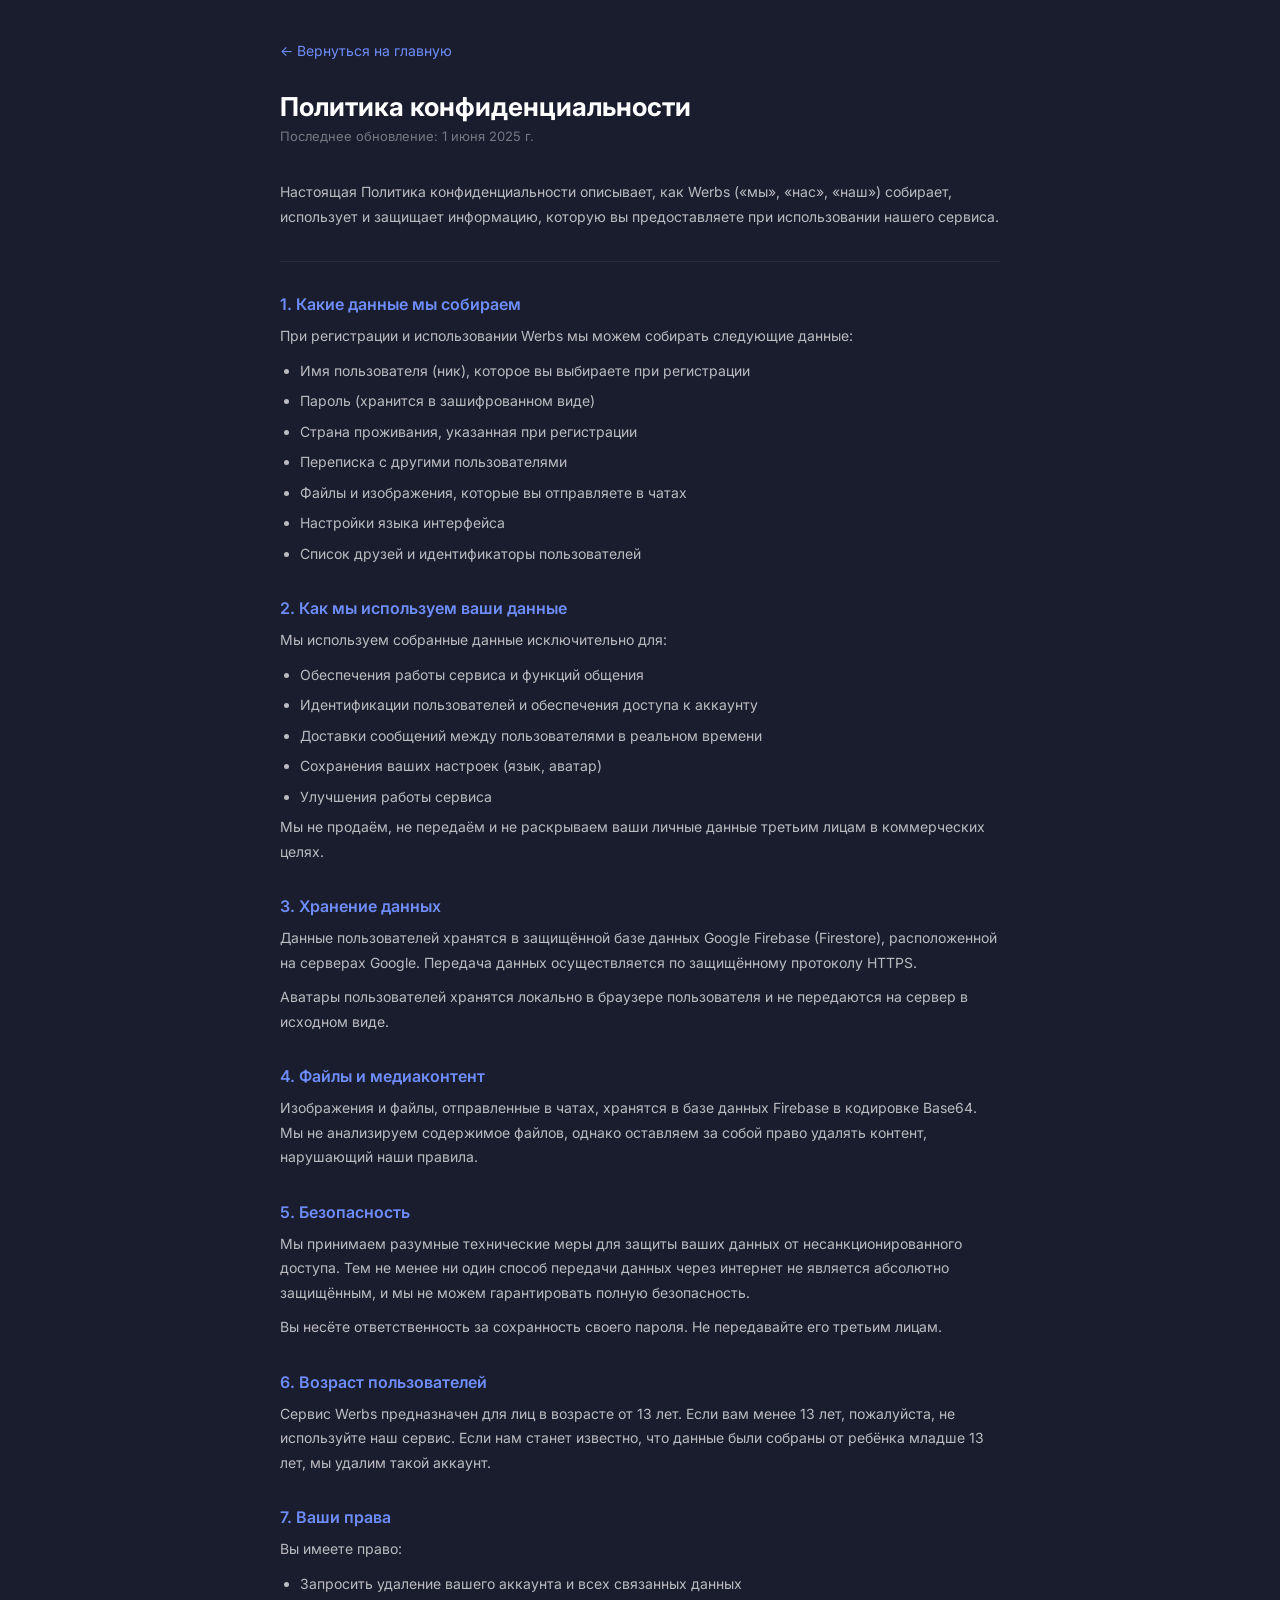
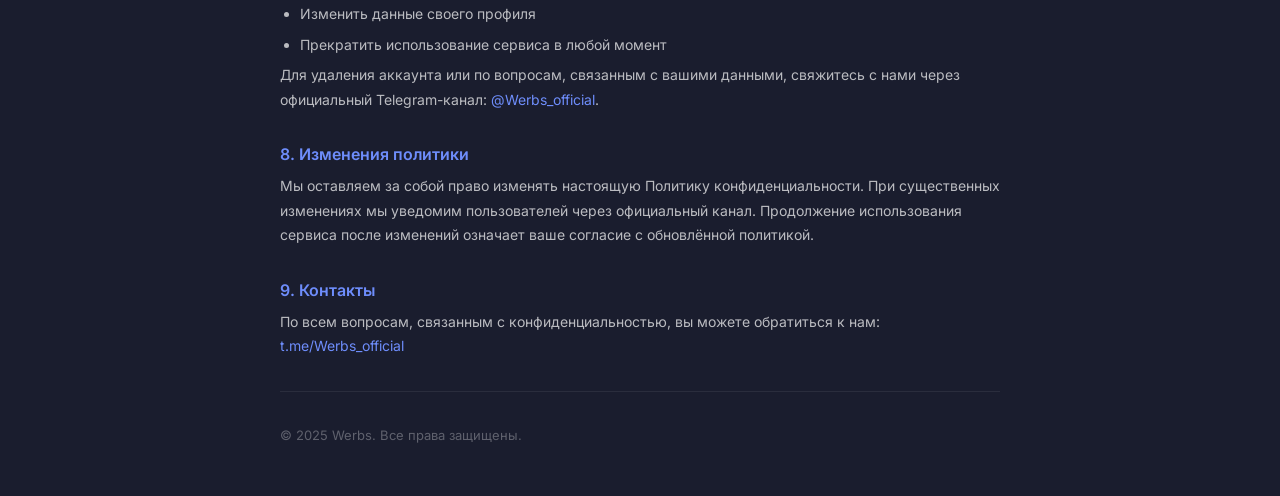
<file: privacy.html>
<!DOCTYPE html>
<html lang="ru">
<head>
<meta charset="UTF-8">
<meta name="viewport" content="width=device-width, initial-scale=1.0">
<title>Политика конфиденциальности — Werbs</title>
<link rel="stylesheet" href="style.css">
    <link rel="icon" type="image/png" href="./image/welcome.png">
<style>
.doc-page { max-width: 760px; margin: 0 auto; padding: 40px 20px; text-align: left; }
.doc-page h1 { font-size: 26px; font-weight: 700; margin-bottom: 6px; color: #fff; }
.doc-page .doc-date { font-size: 13px; color: rgba(255,255,255,0.4); margin-bottom: 36px; }
.doc-page h2 { font-size: 16px; font-weight: 600; color: #6e8dfb; margin: 32px 0 10px; }
.doc-page p, .doc-page li { font-size: 14px; color: rgba(255,255,255,0.7); line-height: 1.75; margin-bottom: 10px; }
.doc-page ul { padding-left: 20px; }
.doc-page li { margin-bottom: 6px; }
.doc-back { display: inline-flex; align-items: center; gap: 8px; color: #6e8dfb; font-size: 14px; text-decoration: none; margin-bottom: 32px; }
.doc-back:hover { color: #fff; }
.doc-divider { border: none; border-top: 1px solid rgba(255,255,255,0.07); margin: 32px 0; }
</style>
</head>
<body style="background:#1a1d2e; display:block; text-align:left;">
<div class="doc-page">
    <a href="index.html" class="doc-back">← Вернуться на главную</a>

    <h1>Политика конфиденциальности</h1>
    <div class="doc-date">Последнее обновление: 1 июня 2025 г.</div>

    <p>Настоящая Политика конфиденциальности описывает, как Werbs («мы», «нас», «наш») собирает, использует и защищает информацию, которую вы предоставляете при использовании нашего сервиса.</p>

    <hr class="doc-divider">

    <h2>1. Какие данные мы собираем</h2>
    <p>При регистрации и использовании Werbs мы можем собирать следующие данные:</p>
    <ul>
        <li>Имя пользователя (ник), которое вы выбираете при регистрации</li>
        <li>Пароль (хранится в зашифрованном виде)</li>
        <li>Страна проживания, указанная при регистрации</li>
        <li>Переписка с другими пользователями</li>
        <li>Файлы и изображения, которые вы отправляете в чатах</li>
        <li>Настройки языка интерфейса</li>
        <li>Список друзей и идентификаторы пользователей</li>
    </ul>

    <h2>2. Как мы используем ваши данные</h2>
    <p>Мы используем собранные данные исключительно для:</p>
    <ul>
        <li>Обеспечения работы сервиса и функций общения</li>
        <li>Идентификации пользователей и обеспечения доступа к аккаунту</li>
        <li>Доставки сообщений между пользователями в реальном времени</li>
        <li>Сохранения ваших настроек (язык, аватар)</li>
        <li>Улучшения работы сервиса</li>
    </ul>
    <p>Мы не продаём, не передаём и не раскрываем ваши личные данные третьим лицам в коммерческих целях.</p>

    <h2>3. Хранение данных</h2>
    <p>Данные пользователей хранятся в защищённой базе данных Google Firebase (Firestore), расположенной на серверах Google. Передача данных осуществляется по защищённому протоколу HTTPS.</p>
    <p>Аватары пользователей хранятся локально в браузере пользователя и не передаются на сервер в исходном виде.</p>

    <h2>4. Файлы и медиаконтент</h2>
    <p>Изображения и файлы, отправленные в чатах, хранятся в базе данных Firebase в кодировке Base64. Мы не анализируем содержимое файлов, однако оставляем за собой право удалять контент, нарушающий наши правила.</p>

    <h2>5. Безопасность</h2>
    <p>Мы принимаем разумные технические меры для защиты ваших данных от несанкционированного доступа. Тем не менее ни один способ передачи данных через интернет не является абсолютно защищённым, и мы не можем гарантировать полную безопасность.</p>
    <p>Вы несёте ответственность за сохранность своего пароля. Не передавайте его третьим лицам.</p>

    <h2>6. Возраст пользователей</h2>
    <p>Сервис Werbs предназначен для лиц в возрасте от 13 лет. Если вам менее 13 лет, пожалуйста, не используйте наш сервис. Если нам станет известно, что данные были собраны от ребёнка младше 13 лет, мы удалим такой аккаунт.</p>

    <h2>7. Ваши права</h2>
    <p>Вы имеете право:</p>
    <ul>
        <li>Запросить удаление вашего аккаунта и всех связанных данных</li>
        <li>Изменить данные своего профиля</li>
        <li>Прекратить использование сервиса в любой момент</li>
    </ul>
    <p>Для удаления аккаунта или по вопросам, связанным с вашими данными, свяжитесь с нами через официальный Telegram-канал: <a href="https://t.me/Werbs_official" style="color:#6e8dfb;">@Werbs_official</a>.</p>

    <h2>8. Изменения политики</h2>
    <p>Мы оставляем за собой право изменять настоящую Политику конфиденциальности. При существенных изменениях мы уведомим пользователей через официальный канал. Продолжение использования сервиса после изменений означает ваше согласие с обновлённой политикой.</p>

    <h2>9. Контакты</h2>
    <p>По всем вопросам, связанным с конфиденциальностью, вы можете обратиться к нам: <a href="https://t.me/Werbs_official" style="color:#6e8dfb;">t.me/Werbs_official</a></p>

    <hr class="doc-divider">
    <p style="font-size:13px; color:rgba(255,255,255,0.3);">© 2025 Werbs. Все права защищены.</p>
</div>
</body>
</html>
</file>
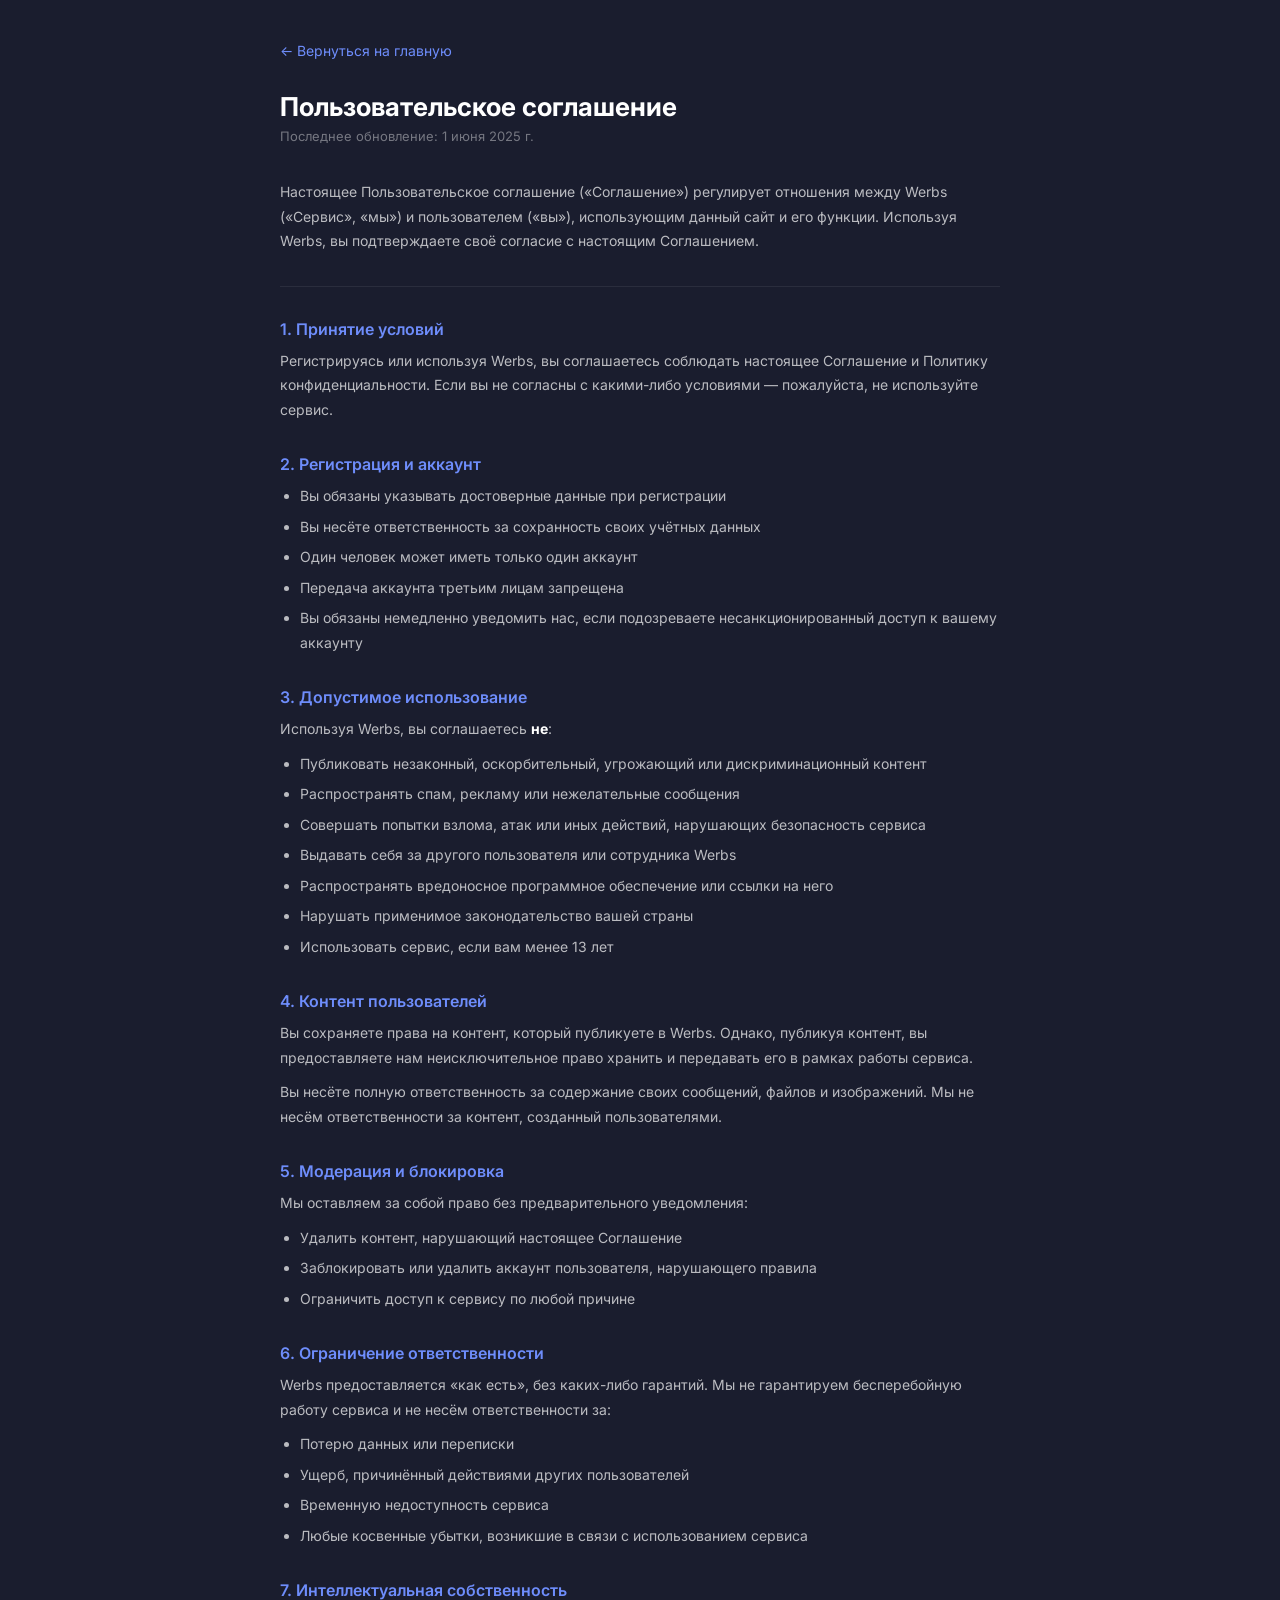
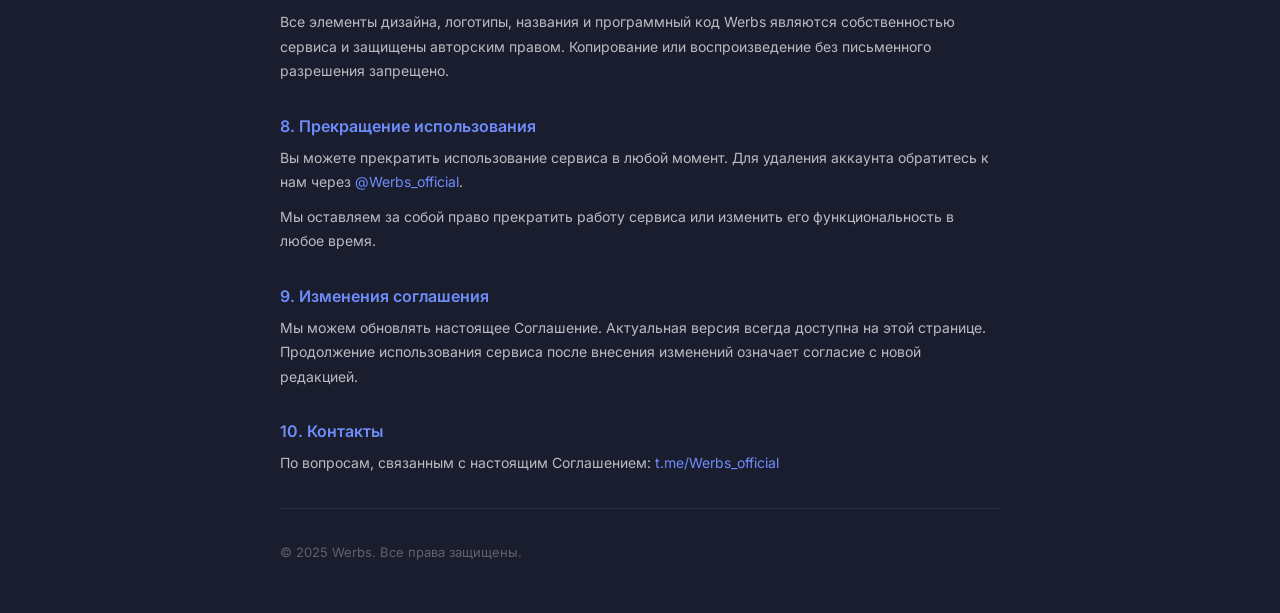
<file: terms.html>
<!DOCTYPE html>
<html lang="ru">
<head>
<meta charset="UTF-8">
<meta name="viewport" content="width=device-width, initial-scale=1.0">
<title>Пользовательское соглашение — Werbs</title>
<link rel="stylesheet" href="style.css">
    <link rel="icon" type="image/png" href="./image/welcome.png">
<style>
.doc-page { max-width: 760px; margin: 0 auto; padding: 40px 20px; text-align: left; }
.doc-page h1 { font-size: 26px; font-weight: 700; margin-bottom: 6px; color: #fff; }
.doc-page .doc-date { font-size: 13px; color: rgba(255,255,255,0.4); margin-bottom: 36px; }
.doc-page h2 { font-size: 16px; font-weight: 600; color: #6e8dfb; margin: 32px 0 10px; }
.doc-page p, .doc-page li { font-size: 14px; color: rgba(255,255,255,0.7); line-height: 1.75; margin-bottom: 10px; }
.doc-page ul { padding-left: 20px; }
.doc-page li { margin-bottom: 6px; }
.doc-back { display: inline-flex; align-items: center; gap: 8px; color: #6e8dfb; font-size: 14px; text-decoration: none; margin-bottom: 32px; }
.doc-back:hover { color: #fff; }
.doc-divider { border: none; border-top: 1px solid rgba(255,255,255,0.07); margin: 32px 0; }
</style>
</head>
<body style="background:#1a1d2e; display:block; text-align:left;">
<div class="doc-page">
    <a href="index.html" class="doc-back">← Вернуться на главную</a>

    <h1>Пользовательское соглашение</h1>
    <div class="doc-date">Последнее обновление: 1 июня 2025 г.</div>

    <p>Настоящее Пользовательское соглашение («Соглашение») регулирует отношения между Werbs («Сервис», «мы») и пользователем («вы»), использующим данный сайт и его функции. Используя Werbs, вы подтверждаете своё согласие с настоящим Соглашением.</p>

    <hr class="doc-divider">

    <h2>1. Принятие условий</h2>
    <p>Регистрируясь или используя Werbs, вы соглашаетесь соблюдать настоящее Соглашение и Политику конфиденциальности. Если вы не согласны с какими-либо условиями — пожалуйста, не используйте сервис.</p>

    <h2>2. Регистрация и аккаунт</h2>
    <ul>
        <li>Вы обязаны указывать достоверные данные при регистрации</li>
        <li>Вы несёте ответственность за сохранность своих учётных данных</li>
        <li>Один человек может иметь только один аккаунт</li>
        <li>Передача аккаунта третьим лицам запрещена</li>
        <li>Вы обязаны немедленно уведомить нас, если подозреваете несанкционированный доступ к вашему аккаунту</li>
    </ul>

    <h2>3. Допустимое использование</h2>
    <p>Используя Werbs, вы соглашаетесь <strong style="color:#fff;">не</strong>:</p>
    <ul>
        <li>Публиковать незаконный, оскорбительный, угрожающий или дискриминационный контент</li>
        <li>Распространять спам, рекламу или нежелательные сообщения</li>
        <li>Совершать попытки взлома, атак или иных действий, нарушающих безопасность сервиса</li>
        <li>Выдавать себя за другого пользователя или сотрудника Werbs</li>
        <li>Распространять вредоносное программное обеспечение или ссылки на него</li>
        <li>Нарушать применимое законодательство вашей страны</li>
        <li>Использовать сервис, если вам менее 13 лет</li>
    </ul>

    <h2>4. Контент пользователей</h2>
    <p>Вы сохраняете права на контент, который публикуете в Werbs. Однако, публикуя контент, вы предоставляете нам неисключительное право хранить и передавать его в рамках работы сервиса.</p>
    <p>Вы несёте полную ответственность за содержание своих сообщений, файлов и изображений. Мы не несём ответственности за контент, созданный пользователями.</p>

    <h2>5. Модерация и блокировка</h2>
    <p>Мы оставляем за собой право без предварительного уведомления:</p>
    <ul>
        <li>Удалить контент, нарушающий настоящее Соглашение</li>
        <li>Заблокировать или удалить аккаунт пользователя, нарушающего правила</li>
        <li>Ограничить доступ к сервису по любой причине</li>
    </ul>

    <h2>6. Ограничение ответственности</h2>
    <p>Werbs предоставляется «как есть», без каких-либо гарантий. Мы не гарантируем бесперебойную работу сервиса и не несём ответственности за:</p>
    <ul>
        <li>Потерю данных или переписки</li>
        <li>Ущерб, причинённый действиями других пользователей</li>
        <li>Временную недоступность сервиса</li>
        <li>Любые косвенные убытки, возникшие в связи с использованием сервиса</li>
    </ul>

    <h2>7. Интеллектуальная собственность</h2>
    <p>Все элементы дизайна, логотипы, названия и программный код Werbs являются собственностью сервиса и защищены авторским правом. Копирование или воспроизведение без письменного разрешения запрещено.</p>

    <h2>8. Прекращение использования</h2>
    <p>Вы можете прекратить использование сервиса в любой момент. Для удаления аккаунта обратитесь к нам через <a href="https://t.me/Werbs_official" style="color:#6e8dfb;">@Werbs_official</a>.</p>
    <p>Мы оставляем за собой право прекратить работу сервиса или изменить его функциональность в любое время.</p>

    <h2>9. Изменения соглашения</h2>
    <p>Мы можем обновлять настоящее Соглашение. Актуальная версия всегда доступна на этой странице. Продолжение использования сервиса после внесения изменений означает согласие с новой редакцией.</p>

    <h2>10. Контакты</h2>
    <p>По вопросам, связанным с настоящим Соглашением: <a href="https://t.me/Werbs_official" style="color:#6e8dfb;">t.me/Werbs_official</a></p>

    <hr class="doc-divider">
    <p style="font-size:13px; color:rgba(255,255,255,0.3);">© 2025 Werbs. Все права защищены.</p>
</div>
</body>
</html>
</file>
<file: style.css>
@import url('https://fonts.googleapis.com/css2?family=Inter:wght@400;500;600;700&display=swap');

/* ══════════════════════════════════════
   BASE
══════════════════════════════════════ */
*, *::before, *::after {
    box-sizing: border-box;
    margin: 0;
    padding: 0;

    -webkit-user-select: none;
    -moz-user-select: none;
    -ms-user-select: none;
    user-select: none;

    -webkit-user-drag: none;
    user-drag: none;
}

body {
    background: #1a1d2e;
    color: #fff;
    font-family: 'Inter', system-ui, sans-serif;
    min-height: 100vh;
    display: flex;
    flex-direction: column;
    justify-content: center;
    align-items: center;
    text-align: center;
}

body.app-page {
    display: block;
    text-align: left;
    background: #1a1d2e;
}

a { color: rgb(27,184,74); text-decoration: none; }
a:visited { color: #fff; }

/* ══════════════════════════════════════
   INDEX PAGE
══════════════════════════════════════ */
.welcome {
    width: 100%;
    max-width: 760px;
    padding: 20px;
}

.menu {
    position: absolute;
    top: 20px;
    right: 20px;
}
.menu-btn {
    background: none;
    border: none;
    color: white;
    font-size: 35px;
    cursor: pointer;
}
.menu-content {
    display: none;
    position: absolute;
    right: 0;
    background: #202c33;
    padding: 10px 20px;
    border-radius: 10px;
    color: white;
    min-width: 120px;
}
.menu-content.open { display: block; }
.policy-link a { color: rgb(72,224,67); }

.btn {
    background: #476df0;
    color: white;
    border: none;
    padding: 12px 28px;
    border-radius: 10px;
    cursor: pointer;
    font-size: 15px;
    display: inline-block;
    text-decoration: none;
    font-weight: 600;
    transition: background .15s;
}
.btn:hover { background: #2f55d0; }

.footer-social-wrap {
    margin-top: 28px;
    display: flex;
    justify-content: center;
}
.footer-social {
    display: inline-flex;
    align-items: center;
    justify-content: center;
    opacity: 0.85;
    transition: opacity .15s, transform .15s;
}
.footer-social:hover {
    opacity: 1;
    transform: scale(1.08);
}
.footer-social img {
    display: block;
    border-radius: 8px;
}

#language-select {
    background: #23263a;
    color: #fff;
    border: 1.5px solid rgba(255,255,255,0.12);
    border-radius: 10px;
    padding: 8px 14px;
    font-family: inherit;
    font-size: 14px;
    outline: none;
    cursor: pointer;
}
#language-select option { background: #23263a; color: #fff;  }

/* ══════════════════════════════════════
   APP SHELL
══════════════════════════════════════ */
.app-shell {
    display: grid;
    grid-template-columns: 72px 300px 1fr;
    height: 100vh;
    width: 100%;
    overflow: hidden;
}

/* ══════════════════════════════════════
   SIDEBAR
══════════════════════════════════════ */
.sidebar {
    background: #2c2f48;
    display: flex;
    flex-direction: column;
    justify-content: space-between;
    align-items: center;
    padding: 20px 0;
    border-right: 1px solid rgba(255,255,255,0.06);
}
.sidebar-top, .sidebar-bottom {
    display: flex;
    flex-direction: column;
    gap: 8px;
    align-items: center;
}
.sidebar-icon {
    width: 48px;
    height: 48px;
    border-radius: 14px;
    border: none;
    background: transparent;
    color: rgba(255,255,255,0.55);
    font-size: 22px;
    cursor: pointer;
    transition: background .18s, color .18s;
    display: flex;
    align-items: center;
    justify-content: center;
}
.sidebar-icon:hover,
.sidebar-icon.active {
    background: rgba(255,255,255,0.12);
    color: #fff;
}

/* ══════════════════════════════════════
   LEFT (CHAT) PANEL
══════════════════════════════════════ */
.chat-panel {
    background: #23263a;
    display: flex;
    flex-direction: column;
    border-right: 1px solid rgba(255,255,255,0.06);
    overflow: hidden;
}
.chat-panel-header {
    padding: 20px 16px 12px;
    display: flex;
    flex-direction: column;
    gap: 10px;
    flex-shrink: 0;
}
.chat-panel-header h1 {
    font-size: 1.4rem;
    font-weight: 700;
    color: #fff;
}
.search-wrap input {
    width: 100%;
    border: none;
    border-radius: 10px;
    padding: 10px 14px;
    font-size: 14px;
    outline: none;
    background: rgba(255,255,255,0.08);
    color: #fff;
    font-family: inherit;
}
.search-wrap input::placeholder { color: rgba(255,255,255,0.4); }

.user-list {
    flex: 1;
    overflow-y: auto;
    padding: 6px 8px 8px;
}
.user-list-empty {
    color: rgba(255,255,255,0.45);
    font-size: 14px;
    text-align: center;
    padding: 40px 16px;
    line-height: 1.7;
}

/* ── Friend / chat items ── */
.friend-item {
    display: flex;
    align-items: center;
    gap: 11px;
    padding: 10px 10px;
    border-radius: 12px;
    cursor: pointer;
    transition: background .15s;
    margin-bottom: 2px;
}
.friend-item:hover { background: rgba(255,255,255,0.07); }
.friend-item.active { background: rgba(255,255,255,0.13); }

.friend-avatar {
    width: 44px;
    height: 44px;
    border-radius: 50%;
    object-fit: cover;
    flex-shrink: 0;
}
.friend-avatar-placeholder {
    width: 44px;
    height: 44px;
    border-radius: 50%;
    background: linear-gradient(135deg, #476df0, #7b5ef8);
    color: #fff;
    font-size: 18px;
    font-weight: 700;
    display: flex;
    align-items: center;
    justify-content: center;
    flex-shrink: 0;
}
.friend-info { display: flex; flex-direction: column; gap: 2px; min-width: 0; }
.friend-nick { font-weight: 600; color: #f0f0f0; font-size: 14px; white-space: nowrap; overflow: hidden; text-overflow: ellipsis; }
.friend-sub  { font-size: 12px; color: rgba(255,255,255,0.45); white-space: nowrap; overflow: hidden; text-overflow: ellipsis; }

/* ══════════════════════════════════════
   CONVERSATION PANEL
══════════════════════════════════════ */
.conversation-panel {
    background: #1a1d2e;
    display: flex;
    flex-direction: column;
    overflow: hidden;
}
.conversation-empty {
    flex: 1;
    display: flex;
    flex-direction: column;
    align-items: center;
    justify-content: center;
    gap: 12px;
    color: rgba(255,255,255,0.35);
    font-size: 15px;
}
.conversation-empty div:first-child { font-size: 48px; }

/* ── Chat window ── */
.chat-window {
    display: flex;
    flex-direction: column;
    height: 100%;
    overflow: hidden;
}

.chat-header {
    display: flex;
    align-items: center;
    gap: 12px;
    padding: 14px 20px;
    background: #23263a;
    border-bottom: 1px solid rgba(255,255,255,0.06);
    flex-shrink: 0;
}
.chat-header-avatar {
    width: 40px;
    height: 40px;
    border-radius: 50%;
    object-fit: cover;
}
.chat-header-avatar-placeholder {
    width: 40px;
    height: 40px;
    border-radius: 50%;
    background: linear-gradient(135deg, #476df0, #7b5ef8);
    color: #fff;
    font-size: 16px;
    font-weight: 700;
    display: flex;
    align-items: center;
    justify-content: center;
    flex-shrink: 0;
}
.chat-header-nick { font-weight: 600; color: #fff; font-size: 15px; }
.chat-header-sub  { font-size: 12px; color: rgba(255,255,255,0.45); }

/* ── Messages ── */
.chat-messages {
    flex: 1;
    overflow-y: auto;
    padding: 16px 20px;
    display: flex;
    flex-direction: column;
    gap: 6px;
}
.msg-empty {
    color: rgba(255,255,255,0.35);
    text-align: center;
    margin-top: 60px;
    font-size: 15px;
}

.date-separator {
    display: flex;
    justify-content: center;
    margin: 10px 0 6px;
}
.date-separator span {
    background: rgba(255,255,255,0.08);
    color: rgba(255,255,255,0.75);
    font-size: 12px;
    font-weight: 600;
    padding: 5px 14px;
    border-radius: 12px;
    text-transform: capitalize;
    backdrop-filter: blur(4px);
}

.msg-bubble {
    max-width: 68%;
    padding: 10px 14px;
    border-radius: 18px;
    font-size: 14px;
    display: flex;
    flex-direction: column;
    gap: 4px;
    word-break: break-word;
    line-height: 1.45;
}
.msg-me   { align-self: flex-end;   background: #476df0; color: #fff;    border-bottom-right-radius: 4px; }
.msg-them { align-self: flex-start; background: #2e3250; color: #f0f0f0; border-bottom-left-radius: 4px; }

.msg-time {
    font-size: 10px;
    opacity: 0.55;
    align-self: flex-end;
    line-height: 1;
}

/* ── Image bubble ── */
.msg-img {
    max-width: 240px;
    max-height: 240px;
    border-radius: 10px;
    object-fit: cover;
    cursor: zoom-in;
    display: block;
}
.msg-bubble.msg-me   .msg-img { border-bottom-right-radius: 2px; }
.msg-bubble.msg-them .msg-img { border-bottom-left-radius: 2px; }

/* ── File bubble ── */
.msg-file {
    display: flex;
    align-items: center;
    gap: 10px;
    padding: 4px 0;
}
.msg-file-icon { font-size: 28px; flex-shrink: 0; }
.msg-file-name { font-size: 13px; font-weight: 600; word-break: break-all; }
.msg-file-size { font-size: 11px; opacity: 0.6; }
.msg-file-dl {
    margin-left: auto;
    font-size: 20px;
    text-decoration: none;
    color: inherit;
    opacity: 0.7;
    flex-shrink: 0;
}
.msg-file-dl:hover { opacity: 1; }

/* ── Attachments preview ── */
.chat-attachments-preview {
    display: flex;
    flex-wrap: wrap;
    gap: 8px;
    padding: 0 16px;
    max-height: 110px;
    overflow-y: auto;
}
.attach-thumb {
    position: relative;
    width: 80px;
    height: 80px;
    border-radius: 10px;
    overflow: hidden;
    cursor: pointer;
    flex-shrink: 0;
}
.attach-thumb img {
    width: 100%;
    height: 100%;
    object-fit: cover;
}
.attach-file-item {
    display: flex;
    align-items: center;
    gap: 6px;
    background: rgba(255,255,255,0.1);
    border-radius: 8px;
    padding: 6px 10px;
    font-size: 13px;
    color: #fff;
    cursor: pointer;
    position: relative;
    flex-shrink: 0;
}
.attach-remove {
    position: absolute;
    top: 3px;
    right: 4px;
    background: rgba(0,0,0,0.6);
    color: #fff;
    border-radius: 50%;
    width: 18px;
    height: 18px;
    font-size: 11px;
    display: flex;
    align-items: center;
    justify-content: center;
}

/* ── Input row ── */
.chat-input-row {
    display: flex;
    align-items: center;
    gap: 8px;
    padding: 12px 16px;
    background: #23263a;
    border-top: 1px solid rgba(255,255,255,0.06);
    flex-shrink: 0;
}
.attach-btn {
    width: 40px;
    height: 40px;
    border: none;
    border-radius: 50%;
    background: rgba(255,255,255,0.08);
    color: rgba(255,255,255,0.7);
    font-size: 18px;
    cursor: pointer;
    flex-shrink: 0;
    transition: background .15s;
}
.attach-btn:hover { background: rgba(255,255,255,0.15); }
.chat-input-row input[type="text"] {
    flex: 1;
    padding: 11px 16px;
    border-radius: 20px;
    border: none;
    outline: none;
    font-size: 14px;
    background: rgba(255,255,255,0.08);
    color: #fff;
    font-family: inherit;
}
.chat-input-row input::placeholder { color: rgba(255,255,255,0.35); }
.send-btn {
    width: 40px;
    height: 40px;
    border: none;
    border-radius: 50%;
    background: #476df0;
    color: #fff;
    font-size: 16px;
    cursor: pointer;
    flex-shrink: 0;
    transition: background .15s;
}
.send-btn:hover { background: #2f55d0; }

/* ══════════════════════════════════════
   MODALS
══════════════════════════════════════ */
.modal {
    position: fixed;
    inset: 0;
    background: rgba(0,0,0,0.6);
    display: flex;
    justify-content: center;
    align-items: center;
    z-index: 100;
    backdrop-filter: blur(4px);
}
.hidden { display: none !important; }

.modal-box {
    width: 360px;
    height: 500px;
    background: #fff;
    padding: 28px 24px;
    border-radius: 18px;
    position: relative;
    color: #000;
    max-height: 90vh;
    overflow-y: auto;
}
.close-btn {
    position: absolute;
    top: 14px;
    right: 16px;
    border: none;
    background: none;
    font-size: 18px;
    cursor: pointer;
    color: #888;
}
.close-btn:hover { color: #000; }

/* Profile modal */
.avatar-section {
    display: flex;
    flex-direction: column;
    align-items: center;
    gap: 6px;
    margin-bottom: 14px;
}
.avatar-section img {
    width: 90px;
    height: 90px;
    border-radius: 50%;
    object-fit: cover;
    border: 3px solid #476df0;
}
.avatar-change-btn {
    font-size: 13px;
    color: #476df0;
    cursor: pointer;
}
.avatar-change-btn:hover { text-decoration: underline; }
.info { text-align: center; }
.info h2 { font-size: 18px; margin-bottom: 4px; }
.info p  { font-size: 13px; color: #666; }

.id-box {
    display: flex;
    align-items: center;
    justify-content: space-between;
    background: #f3f4f8;
    border-radius: 12px;
    padding: 12px 14px;
    margin-top: 16px;
    gap: 10px;
}
.id-box small { font-size: 11px; color: #888; display: block; margin-bottom: 3px; }
.id-value { font-size: 17px; font-weight: 700; color: #476df0; letter-spacing: 1px; }
.copy-btn {
    border: none;
    background: #476df0;
    color: #fff;
    border-radius: 8px;
    padding: 6px 10px;
    font-size: 16px;
    cursor: pointer;
    flex-shrink: 0;
}

.settings-box {
    margin-top: 14px;
    background: #f3f4f8;
    border-radius: 12px;
    padding: 12px 14px;
}
.settings-box small { font-size: 11px; color: #888; display: block; margin-bottom: 6px; }
.lang-select-profile {
    width: 100%;
    padding: 10px 12px;
    border-radius: 8px;
    border: 1.5px solid #ddd;
    font-family: inherit;
    font-size: 14px;
    color: #000;
    background: #fff;
    outline: none;
    cursor: pointer;
}
.lang-select-profile:focus { border-color: #476df0; }

/* Add friend modal */
.modal-input {
    width: 100%;
    padding: 12px;
    border-radius: 10px;
    border: 1.5px solid #ddd;
    font-size: 16px;
    font-family: inherit;
    margin-top: 6px;
    outline: none;
    color: #000;
}
.modal-input:focus { border-color: #476df0; }
.user-preview {
    margin-top: 10px;
    background: #f3f4f8;
    border-radius: 12px;
    overflow: hidden;
}
.user-preview .friend-item { cursor: default !important; }
.user-preview .friend-nick { color: #071f3d; }
.user-preview .friend-sub  { color: #555; }

.modal-msg { font-size: 13px; margin-top: 8px; min-height: 18px; color: #e53935; }
.modal-msg.success { color: #2e7d32; }

.modal-btn {
    width: 100%;
    padding: 12px;
    margin-top: 14px;
    border: none;
    border-radius: 10px;
    background: #476df0;
    color: #fff;
    font-family: inherit;
    font-size: 15px;
    font-weight: 600;
    cursor: pointer;
    transition: background .15s;
}
.modal-btn:hover { background: #2f55d0; }

/* Image viewer */
#imageViewer {
    background: rgba(0,0,0,0.88);
    cursor: zoom-out;
}

/* ══════════════════════════════════════
   SCROLLBAR
══════════════════════════════════════ */
::-webkit-scrollbar { width: 5px; }
::-webkit-scrollbar-track { background: transparent; }
::-webkit-scrollbar-thumb { background: rgba(255,255,255,0.15); border-radius: 3px; }

/* ══════════════════════════════════════
   REGISTER / LOGIN PAGES (тёмный стиль, как приложение)
══════════════════════════════════════ */
body.auth-page {
    background: #1a1d2e;
    display: flex;
    justify-content: center;
    align-items: center;
    min-height: 100vh;
    text-align: left;
}
.reg { width: 420px; padding: 20px; }
.header-box {
    background: #23263a;
    padding: 22px;
    border-radius: 14px;
    margin-bottom: 12px;
    color: #fff;
    text-align: left;
    border: 1px solid rgba(255,255,255,0.06);
}
.header-box h1 { font-size: 22px; margin-bottom: 6px; color: #fff; }
.header-box p  { font-size: 14px; color: rgba(255,255,255,0.55); }
.form-box {
    background: #23263a;
    padding: 24px;
    border-radius: 14px;
    color: #fff;
    border: 1px solid rgba(255,255,255,0.06);
}
.form-box label { display: block; font-size: 14px; margin-top: 14px; color: rgba(255,255,255,0.75); }
.form-box input[type="text"],
.form-box input[type="password"],
.form-box select {
    width: 100%;
    padding: 12px;
    margin-top: 6px;
    border-radius: 10px;
    border: 1.5px solid rgba(255,255,255,0.1);
    font-family: inherit;
    font-size: 14px;
    color: #fff;
    background: rgba(255,255,255,0.06);
    outline: none;
    transition: border-color .15s;
}
.form-box select option { background: #23263a; color: #fff; }
.form-box input::placeholder { color: rgba(255,255,255,0.35); }
.form-box input:focus,
.form-box select:focus { border-color: #476df0; }
.form-box .checkbox {
    display: flex;
    align-items: center;
    gap: 10px;
    padding: 10px;
    margin-top: 14px;
    border: 1.5px solid rgba(255,255,255,0.1);
    border-radius: 10px;
}
.form-box .checkbox input { width: 18px; height: 18px; cursor: pointer; }
.form-box .checkbox label { margin: 0; font-size: 14px; color: rgba(255,255,255,0.75); }
.form-box .error { color: #ff6b6b; font-size: 13px; margin-top: 10px; min-height: 18px; }
.form-box button[type="submit"] {
    width: 100%;
    padding: 13px;
    margin-top: 16px;
    border: none;
    border-radius: 10px;
    background: #476df0;
    color: #fff;
    font-family: inherit;
    font-size: 15px;
    font-weight: 600;
    cursor: pointer;
    transition: background .15s;
}
.form-box button[type="submit"]:hover { background: #2f55d0; }
.form-box .bottom-link { text-align: center; margin-top: 14px; font-size: 13px; color: rgba(255,255,255,0.55); }
.form-box .bottom-link a { color: #6e8dfb; text-decoration: none; font-weight: 600; }

/* ── Аватар в сайдбаре ── */
.sidebar-avatar-btn {
    padding: 0;
    overflow: hidden;
    border-radius: 50% !important;
    width: 42px;
    height: 42px;
}
.sidebar-avatar-btn:hover { background: transparent !important; }

/* ── Кнопка выхода в профиле ── */
.logout-btn {
    width: 100%;
    padding: 12px;
    margin-top: 14px;
    border: none;
    border-radius: 10px;
    background: rgba(255, 80, 80, 0.1);
    color: #ff6b6b;
    font-family: inherit;
    font-size: 14px;
    font-weight: 600;
    cursor: pointer;
    transition: background .15s;
    text-align: center;
}
.logout-btn:hover { background: rgba(255, 80, 80, 0.2); }

/* ══════════════════════════════════════
   PAGE LOADER
══════════════════════════════════════ */
.page-loader {
    position: fixed;
    inset: 0;
    background: #1a1d2e;
    z-index: 9999;
    display: flex;
    align-items: center;
    justify-content: center;
    transition: opacity .3s;
}
.page-loader.hidden { display: none; }
.page-loader.fade-out { opacity: 0; pointer-events: none; }

.loader-spinner {
    width: 48px;
    height: 48px;
    border: 4px solid rgba(255,255,255,0.1);
    border-top-color: #476df0;
    border-radius: 50%;
    animation: spin .8s linear infinite;
}
@keyframes spin { to { transform: rotate(360deg); } }

/* ══════════════════════════════════════
   CONFIRM MODAL (выход)
══════════════════════════════════════ */
.confirm-box {
    text-align: center;
    padding: 32px 28px;
}
.confirm-icon {
    font-size: 44px;
    margin-bottom: 12px;
}
.confirm-title {
    font-size: 18px;
    font-weight: 700;
    color: #000;
    margin: 0 0 8px;
}
.confirm-desc {
    font-size: 14px;
    color: #666;
    margin: 0 0 24px;
}
.confirm-btns {
    display: flex;
    gap: 10px;
}
.confirm-btn-no {
    flex: 1;
    padding: 12px;
    border: 1.5px solid #ddd;
    border-radius: 10px;
    background: #fff;
    color: #333;
    font-family: inherit;
    font-size: 15px;
    font-weight: 600;
    cursor: pointer;
    transition: background .15s;
}
.confirm-btn-no:hover { background: #f5f5f5; }
.confirm-btn-yes {
    flex: 1;
    padding: 12px;
    border: none;
    border-radius: 10px;
    background: #ff4d4d;
    color: #fff;
    font-family: inherit;
    font-size: 15px;
    font-weight: 600;
    cursor: pointer;
    transition: background .15s;
}
.confirm-btn-yes:hover { background: #e03333; }

.footer-social {
    animation: bounce 1.8s infinite;
}

@keyframes bounce {
    0%, 100% { transform: translateY(0); }
    40%       { transform: translateY(-10px); }
    60%       { transform: translateY(-5px); }
}


.menu-content a {
    color: #fff;
}
.menu-content a:hover {
    color: #6e8dfb;
}
/* ══════════════════════════════════════
   БЕЙДЖ "ТОПЕР"
══════════════════════════════════════ */
.badge-topper {
    display: inline-block;
    font-size: 16px;
    vertical-align: middle;
    margin-left: 3px;
    filter: drop-shadow(0 0 4px rgba(255, 200, 50, 0.6));
}
.badge-topper-small {
    display: inline-block;
    font-size: 12px;
    vertical-align: middle;
    margin-left: 2px;
}

/* ══════════════════════════════════════
   ВРЕМЯ НА САЙТЕ В ПРОФИЛЕ
══════════════════════════════════════ */
.time-box {
    display: flex;
    align-items: center;
    gap: 12px;
    background: #f3f4f8;
    border-radius: 12px;
    padding: 12px 14px;
    margin-top: 14px;
}
.time-icon { font-size: 24px; flex-shrink: 0; }
.time-box small { font-size: 11px; color: #888; display: block; margin-bottom: 2px; }
.time-value { font-size: 17px; font-weight: 700; color: #476df0; }

/* ══════════════════════════════════════
   ФОН ПРОФИЛЯ (banner)
══════════════════════════════════════ */
.profile-banner {
    height: 0;
    border-radius: 14px 14px 0 0;
    margin: -28px -24px 0;
    transition: height .2s;
    background-size: cover;
    background-position: center;
}
.profile-banner.has-banner {
    height: 90px;
    margin-bottom: 8px;
}

/* ══════════════════════════════════════
   КНОПКА "СМЕНИТЬ УКРАШЕНИЯ"
══════════════════════════════════════ */
.decorations-btn {
    width: 100%;
    padding: 12px;
    margin-top: 10px;
    border: 1.5px solid #476df0;
    border-radius: 10px;
    background: rgba(71, 109, 240, 0.08);
    color: #476df0;
    font-family: inherit;
    font-size: 14px;
    font-weight: 600;
    cursor: pointer;
    transition: background .15s;
    text-align: center;
}
.decorations-btn:hover { background: rgba(71, 109, 240, 0.16); }

/* ══════════════════════════════════════
   МАГАЗИН
══════════════════════════════════════ */
.shop-box { width: 400px; }
.shop-title {
    font-size: 18px;
    font-weight: 700;
    color: #000;
    margin: 0 0 14px;
    text-align: center;
}
.shop-time-badge {
    background: linear-gradient(135deg, #f5a623, #f7c948);
    color: #1a1d2e;
    font-weight: 700;
    font-size: 14px;
    text-align: center;
    padding: 10px;
    border-radius: 10px;
    margin-bottom: 18px;
}
.shop-items-list {
    display: flex;
    flex-direction: column;
    gap: 12px;
    max-height: 50vh;
    overflow-y: auto;
}
.shop-item {
    display: flex;
    align-items: center;
    gap: 12px;
    background: #f3f4f8;
    border-radius: 12px;
    padding: 12px;
}
.shop-item-preview {
    width: 56px;
    height: 56px;
    border-radius: 10px;
    flex-shrink: 0;
    background-size: cover;
    background-position: center;
    border: 1px solid rgba(0,0,0,0.08);
}
.shop-item-info { flex: 1; min-width: 0; }
.shop-item-name { font-size: 14px; font-weight: 600; color: #000; }
.shop-item-price { font-size: 12px; color: #888; margin-top: 2px; }
.shop-item-btn {
    border: none;
    border-radius: 8px;
    padding: 8px 14px;
    font-size: 13px;
    font-weight: 600;
    cursor: pointer;
    flex-shrink: 0;
    transition: background .15s;
}
.shop-item-btn.can-buy {
    background: #476df0;
    color: #fff;
}
.shop-item-btn.can-buy:hover { background: #2f55d0; }
.shop-item-btn.cant-buy {
    background: #e5e5e5;
    color: #999;
    cursor: not-allowed;
}
.shop-item-btn.owned {
    background: #2e7d32;
    color: #fff;
    cursor: default;
}
.shop-item-btn.equipped {
    background: #f5a623;
    color: #1a1d2e;
}

/* ══════════════════════════════════════
   КОМПАКТНЫЙ ПЕРЕКЛЮЧАТЕЛЬ ЯЗЫКА В ПРОФИЛЕ
══════════════════════════════════════ */
.lang-toggle-btn {
    position: absolute;
    top: 14px;
    left: 16px;
    border: 1.5px solid #476df0;
    background: rgba(71, 109, 240, 0.08);
    color: #476df0;
    font-size: 12px;
    font-weight: 700;
    padding: 5px 12px;
    border-radius: 999px;
    cursor: pointer;
    letter-spacing: 0.5px;
    transition: background .15s;
    z-index: 2;
}
.lang-toggle-btn:hover { background: rgba(71, 109, 240, 0.16); }

/* ══════════════════════════════════════
   РАМКА АВАТАРКИ (украшение из магазина)
══════════════════════════════════════ */
.avatar-section {
    position: relative;
}

.avatar-frame-wrap {
    position: relative;
    width: 96px;
    height: 96px;
    display: flex;
    align-items: center;
    justify-content: center;
    flex-shrink: 0;
    box-sizing: border-box;
}
.avatar-frame-wrap img,
.avatar-frame-wrap > div {
    width: 100%;
    height: 100%;
    border-radius: 50%;
    object-fit: cover;
    border: 3px solid #476df0;
    position: relative;
    z-index: 1;
    box-sizing: border-box;
}
.avatar-frame-wrap.has-frame::before {
    content: "";
    position: absolute;
    inset: 0;
    border-radius: 50%;
    background: var(--frame-gradient);
    z-index: 0;
    /* Вырезаем середину, оставляя только тонкое кольцо */
    -webkit-mask: radial-gradient(circle, transparent 0, transparent calc(50% - 3px), #000 calc(50% - 2px), #000 100%);
    mask: radial-gradient(circle, transparent 0, transparent calc(50% - 3px), #000 calc(50% - 2px), #000 100%);
}
.avatar-frame-wrap.has-frame img,
.avatar-frame-wrap.has-frame > div {
    border-color: transparent;
}
.up-avatar-placeholder {
    background: linear-gradient(135deg,#476df0,#7b5ef8);
    display: flex;
    align-items: center;
    justify-content: center;
    font-size: 36px;
    font-weight: 700;
    color: #fff;
}

/* ── Кнопка "В магазин" в инвентаре ── */
.go-to-shop-btn {
    width: 100%;
    padding: 10px;
    border: none;
    border-radius: 10px;
    background: linear-gradient(135deg, #476df0, #7b5ef8);
    color: #fff;
    font-family: inherit;
    font-size: 14px;
    font-weight: 600;
    cursor: pointer;
    transition: opacity .15s;
    margin-top: 4px;
}
.go-to-shop-btn:hover { opacity: 0.88; }

/* ══════════════════════════════════════
   ОНЛАЙН-СТАТУС
══════════════════════════════════════ */
.chat-header-avatar-wrap { position: relative; display: inline-block; }
.online-dot {
    position: absolute;
    bottom: 1px; right: 1px;
    width: 12px; height: 12px;
    border-radius: 50%;
    background: #22c55e;
    border: 2px solid #23263a;
}
.friend-item-online { position: relative; }
.friend-online-dot {
    position: absolute;
    bottom: 1px; right: 1px;
    width: 10px; height: 10px;
    border-radius: 50%;
    background: #22c55e;
    border: 2px solid #23263a;
}

/* ══════════════════════════════════════
   РЕАКЦИИ
══════════════════════════════════════ */
.reaction-picker {
    position: absolute;
    bottom: 100%;
    left: 0;
    background: #2e3250;
    border-radius: 999px;
    padding: 6px 10px;
    display: flex;
    gap: 4px;
    z-index: 50;
    box-shadow: 0 4px 16px rgba(0,0,0,0.4);
    white-space: nowrap;
}
.reaction-btn {
    border: none;
    background: none;
    font-size: 20px;
    cursor: pointer;
    padding: 2px;
    border-radius: 6px;
    transition: transform .1s;
}
.reaction-btn:hover { transform: scale(1.3); }
.reactions-row {
    display: flex;
    flex-wrap: wrap;
    gap: 4px;
    margin-top: 4px;
}
.reaction-chip {
    background: rgba(255,255,255,0.12);
    border-radius: 999px;
    padding: 2px 8px;
    font-size: 13px;
    cursor: pointer;
    user-select: none;
    transition: background .15s;
}
.reaction-chip.me { background: rgba(71,109,240,0.35); }
.reaction-chip:hover { background: rgba(255,255,255,0.2); }

/* ══════════════════════════════════════
   ДЕЙСТВИЯ С СООБЩЕНИЕМ
══════════════════════════════════════ */
.msg-bubble { position: relative; }
.msg-actions {
    display: none;
    position: absolute;
    top: -32px;
    right: 0;
    background: #2e3250;
    border-radius: 8px;
    padding: 3px 6px;
    gap: 2px;
    box-shadow: 0 2px 8px rgba(0,0,0,0.3);
    z-index: 10;
    white-space: nowrap;
}
.msg-bubble:hover .msg-actions { display: flex; }
.msg-action-btn {
    border: none;
    background: none;
    font-size: 15px;
    cursor: pointer;
    padding: 2px 4px;
    border-radius: 4px;
    opacity: 0.8;
    transition: opacity .1s;
}
.msg-action-btn:hover { opacity: 1; background: rgba(255,255,255,0.1); }

/* ══════════════════════════════════════
   ОТВЕТ НА СООБЩЕНИЕ
══════════════════════════════════════ */
.reply-preview {
    display: flex;
    align-items: center;
    justify-content: space-between;
    padding: 8px 14px;
    background: rgba(71,109,240,0.15);
    border-left: 3px solid #476df0;
    font-size: 13px;
    color: rgba(255,255,255,0.7);
}
.reply-preview button {
    border: none;
    background: none;
    color: rgba(255,255,255,0.5);
    cursor: pointer;
    font-size: 16px;
}
.msg-reply-quote {
    font-size: 12px;
    color: rgba(255,255,255,0.55);
    border-left: 2px solid #476df0;
    padding-left: 6px;
    margin-bottom: 4px;
    white-space: nowrap;
    overflow: hidden;
    text-overflow: ellipsis;
}

/* ══════════════════════════════════════
   ПРОФИЛЬ СОБЕСЕДНИКА
══════════════════════════════════════ */
.up-banner {
    height: 90px;
    background: linear-gradient(135deg, #2c2f48, #23263a);
}
.up-body { padding: 16px 24px 24px; text-align: center; }
.up-avatar { margin-top: -50px; margin-bottom: 8px; }
.up-nick { font-size: 18px; font-weight: 700; color: #000; margin-bottom: 4px; }
.up-status { font-size: 13px; color: #666; margin-bottom: 4px; }
.up-country { font-size: 13px; color: #555; margin-bottom: 4px; }
.up-id { font-size: 12px; color: #aaa; }

/* ══════════════════════════════════════
   ЗНАЧОК ЗАЯВОК
══════════════════════════════════════ */
.req-badge {
    position: absolute;
    top: 2px; right: 2px;
    background: #ff4d4d;
    color: #fff;
    font-size: 10px;
    font-weight: 700;
    border-radius: 999px;
    min-width: 16px;
    height: 16px;
    display: flex;
    align-items: center;
    justify-content: center;
    padding: 0 3px;
}

/* ══════════════════════════════════════
   ВЕРСИЯ BETA
══════════════════════════════════════ */
.version-badge {
    margin-top: 10px;
    font-size: 12px;
    color: rgba(255,255,255,0.35);
    letter-spacing: 0.5px;
}

/* ══════════════════════════════════════
   КНОПКА НАЗАД (мобиле)
══════════════════════════════════════ */
.back-btn {
    display: none;
    background: none;
    border: none;
    color: #fff;
    font-size: 26px;
    cursor: pointer;
    padding: 0 10px 0 0;
    flex-shrink: 0;
    line-height: 1;
}

/* ══════════════════════════════════════
   МОБИЛЬНАЯ ВЕРСИЯ — планшеты
══════════════════════════════════════ */
@media (max-width: 900px) {
    .app-shell {
        grid-template-columns: 56px 1fr;
    }
    .conversation-panel {
        display: none;
    }
    .app-shell.chat-open .chat-panel {
        display: none;
    }
    .app-shell.chat-open .conversation-panel {
        display: flex;
        grid-column: 2;
    }
    .back-btn { display: block; }
    .modal-box { width: 94vw; max-width: 94vw; }
    .shop-box  { width: 94vw; }
    .reg { width: 90vw; max-width: 480px; }
}

/* ══════════════════════════════════════
   МОБИЛЬНАЯ ВЕРСИЯ — телефоны
══════════════════════════════════════ */
@media (max-width: 480px) {
    .app-shell { grid-template-columns: 48px 1fr; }
    .sidebar-icon { width: 38px; height: 38px; font-size: 17px; }
    .friend-nick { font-size: 13px; }
    .friend-sub  { font-size: 11px; }
    .chat-input-row input[type="text"] { font-size: 13px; }
    .msg-bubble { max-width: 88%; font-size: 13px; }
    .chat-panel-header h1 { font-size: 1.1rem; }
    .modal-box { width: 96vw; padding: 20px 16px; }
    .confirm-box { padding: 24px 16px; }
    .up-banner { height: 70px; }
    .reg { width: 96vw; padding: 10px; }
    .header-box { padding: 16px; }
    .form-box { padding: 16px; }
}

/* ══════════════════════════════════════
   МОБИЛЬНАЯ — регистрация/вход
══════════════════════════════════════ */
@media (max-width: 480px) {
    body.auth-page { padding: 10px; align-items: flex-start; padding-top: 30px; }
}
</file>
